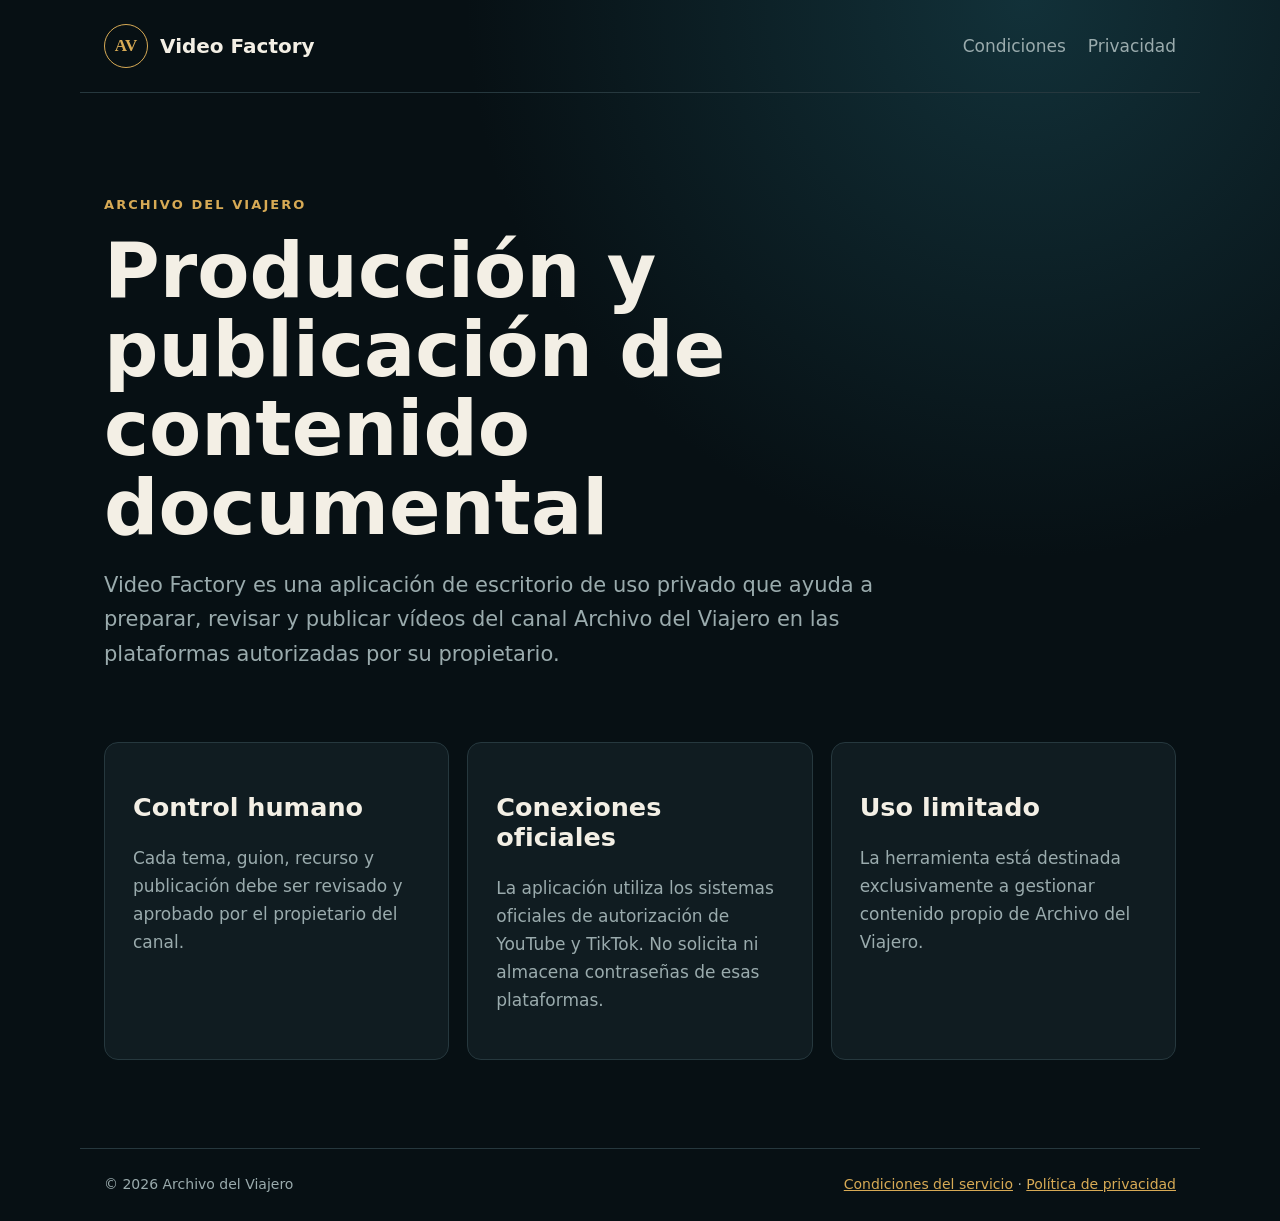
<file: index.html>
<!doctype html>
<html lang="es">
<head>
  <meta charset="utf-8"><meta name="viewport" content="width=device-width,initial-scale=1">
  <title>Video Factory - Archivo del Viajero</title>
  <meta name="description" content="Aplicación de escritorio para preparar y publicar vídeos del canal Archivo del Viajero.">
  <link rel="stylesheet" href="styles.css">
</head>
<body>
  <header><a class="brand" href="index.html"><span>AV</span><b>Video Factory</b></a><nav><a href="terms.html">Condiciones</a><a href="privacy.html">Privacidad</a></nav></header>
  <main>
    <section class="hero"><p class="eyebrow">ARCHIVO DEL VIAJERO</p><h1>Producción y publicación de contenido documental</h1><p>Video Factory es una aplicación de escritorio de uso privado que ayuda a preparar, revisar y publicar vídeos del canal Archivo del Viajero en las plataformas autorizadas por su propietario.</p></section>
    <section class="grid">
      <article><h2>Control humano</h2><p>Cada tema, guion, recurso y publicación debe ser revisado y aprobado por el propietario del canal.</p></article>
      <article><h2>Conexiones oficiales</h2><p>La aplicación utiliza los sistemas oficiales de autorización de YouTube y TikTok. No solicita ni almacena contraseñas de esas plataformas.</p></article>
      <article><h2>Uso limitado</h2><p>La herramienta está destinada exclusivamente a gestionar contenido propio de Archivo del Viajero.</p></article>
    </section>
  </main>
  <footer><span>© 2026 Archivo del Viajero</span><span><a href="terms.html">Condiciones del servicio</a> · <a href="privacy.html">Política de privacidad</a></span></footer>
</body></html>
</file>
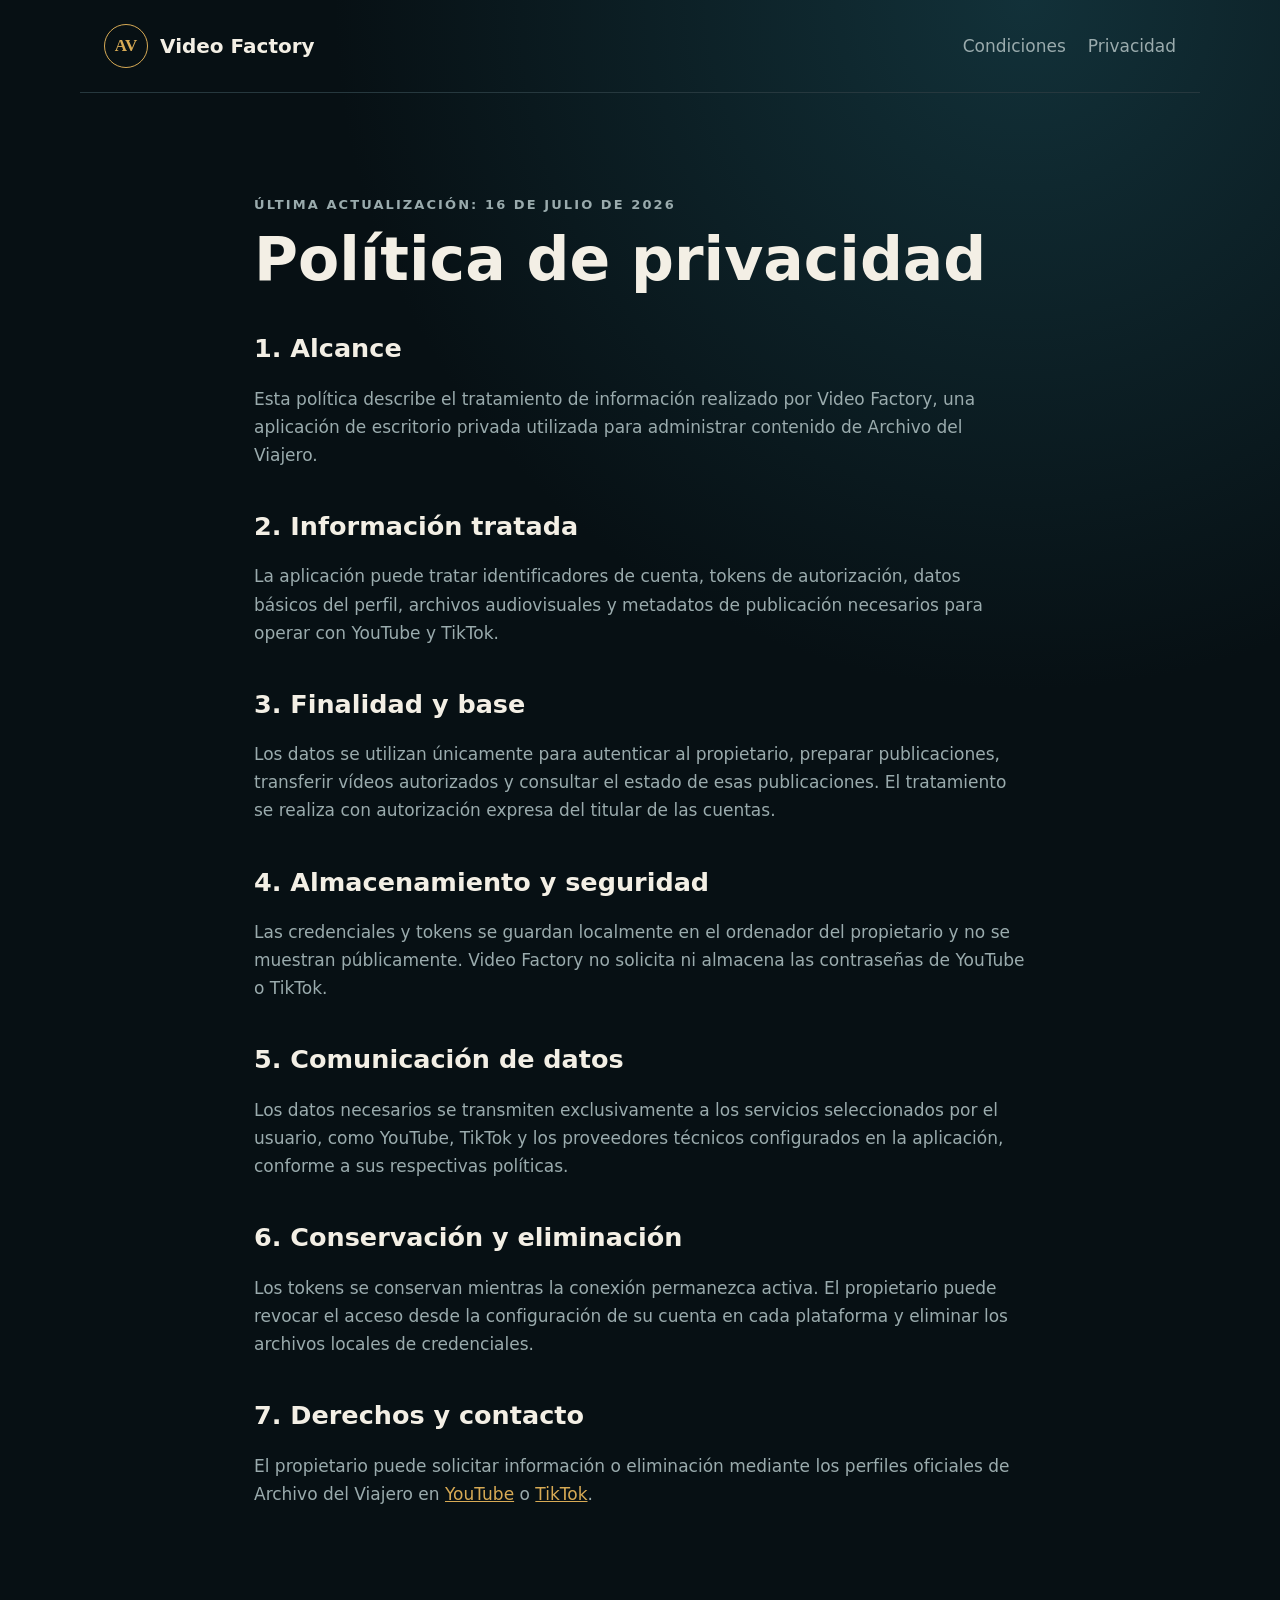
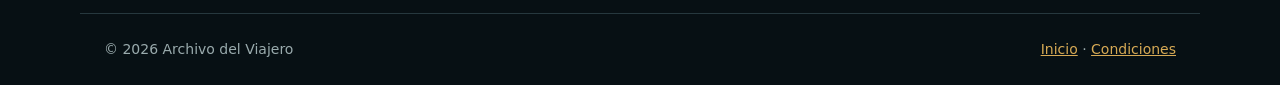
<file: privacy.html>
<!doctype html>
<html lang="es"><head><meta charset="utf-8"><meta name="viewport" content="width=device-width,initial-scale=1"><title>Política de privacidad - Video Factory</title><link rel="stylesheet" href="styles.css"></head>
<body><header><a class="brand" href="index.html"><span>AV</span><b>Video Factory</b></a><nav><a href="terms.html">Condiciones</a><a href="privacy.html">Privacidad</a></nav></header>
<main class="legal"><p class="eyebrow">ÚLTIMA ACTUALIZACIÓN: 16 DE JULIO DE 2026</p><h1>Política de privacidad</h1>
<h2>1. Alcance</h2><p>Esta política describe el tratamiento de información realizado por Video Factory, una aplicación de escritorio privada utilizada para administrar contenido de Archivo del Viajero.</p>
<h2>2. Información tratada</h2><p>La aplicación puede tratar identificadores de cuenta, tokens de autorización, datos básicos del perfil, archivos audiovisuales y metadatos de publicación necesarios para operar con YouTube y TikTok.</p>
<h2>3. Finalidad y base</h2><p>Los datos se utilizan únicamente para autenticar al propietario, preparar publicaciones, transferir vídeos autorizados y consultar el estado de esas publicaciones. El tratamiento se realiza con autorización expresa del titular de las cuentas.</p>
<h2>4. Almacenamiento y seguridad</h2><p>Las credenciales y tokens se guardan localmente en el ordenador del propietario y no se muestran públicamente. Video Factory no solicita ni almacena las contraseñas de YouTube o TikTok.</p>
<h2>5. Comunicación de datos</h2><p>Los datos necesarios se transmiten exclusivamente a los servicios seleccionados por el usuario, como YouTube, TikTok y los proveedores técnicos configurados en la aplicación, conforme a sus respectivas políticas.</p>
<h2>6. Conservación y eliminación</h2><p>Los tokens se conservan mientras la conexión permanezca activa. El propietario puede revocar el acceso desde la configuración de su cuenta en cada plataforma y eliminar los archivos locales de credenciales.</p>
<h2>7. Derechos y contacto</h2><p>El propietario puede solicitar información o eliminación mediante los perfiles oficiales de Archivo del Viajero en <a href="https://www.youtube.com/@Archivodelviajero">YouTube</a> o <a href="https://www.tiktok.com/@archivo_del_viajero">TikTok</a>.</p>
</main><footer><span>© 2026 Archivo del Viajero</span><span><a href="index.html">Inicio</a> · <a href="terms.html">Condiciones</a></span></footer></body></html>
</file>
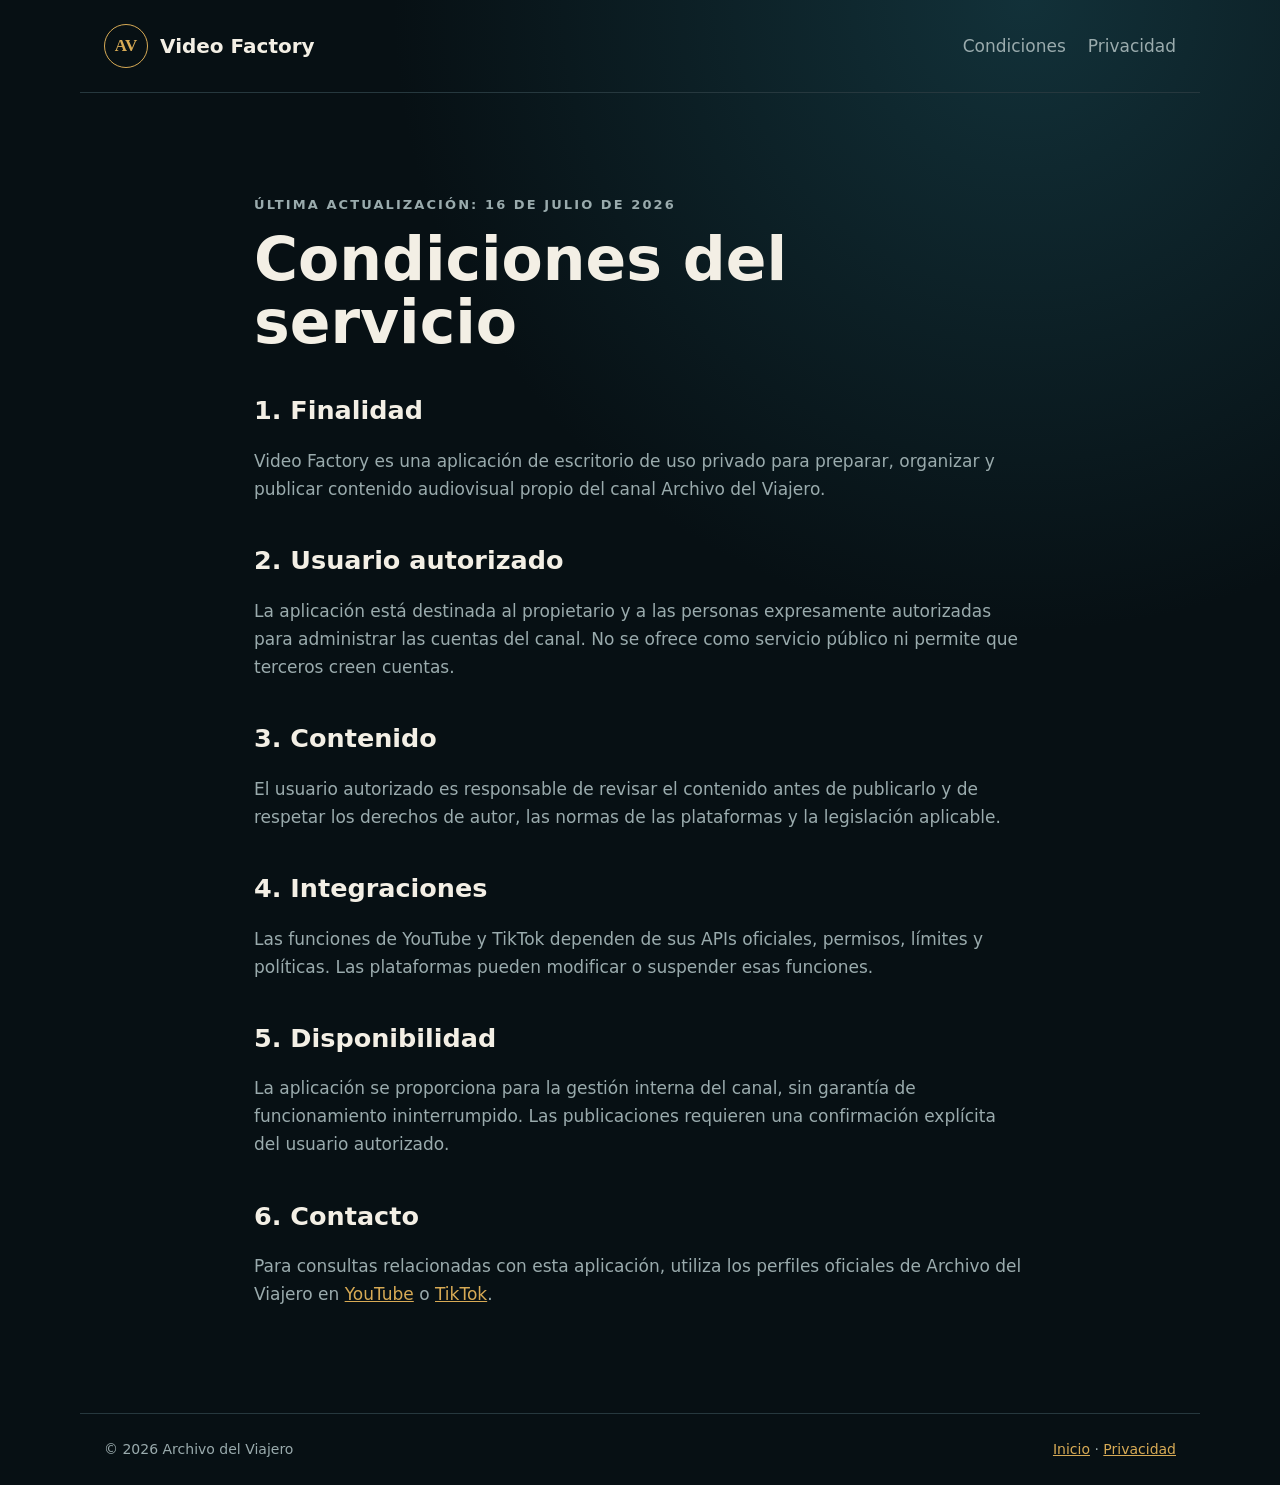
<file: terms.html>
<!doctype html>
<html lang="es"><head><meta charset="utf-8"><meta name="viewport" content="width=device-width,initial-scale=1"><title>Condiciones del servicio - Video Factory</title><link rel="stylesheet" href="styles.css"></head>
<body><header><a class="brand" href="index.html"><span>AV</span><b>Video Factory</b></a><nav><a href="terms.html">Condiciones</a><a href="privacy.html">Privacidad</a></nav></header>
<main class="legal"><p class="eyebrow">ÚLTIMA ACTUALIZACIÓN: 16 DE JULIO DE 2026</p><h1>Condiciones del servicio</h1>
<h2>1. Finalidad</h2><p>Video Factory es una aplicación de escritorio de uso privado para preparar, organizar y publicar contenido audiovisual propio del canal Archivo del Viajero.</p>
<h2>2. Usuario autorizado</h2><p>La aplicación está destinada al propietario y a las personas expresamente autorizadas para administrar las cuentas del canal. No se ofrece como servicio público ni permite que terceros creen cuentas.</p>
<h2>3. Contenido</h2><p>El usuario autorizado es responsable de revisar el contenido antes de publicarlo y de respetar los derechos de autor, las normas de las plataformas y la legislación aplicable.</p>
<h2>4. Integraciones</h2><p>Las funciones de YouTube y TikTok dependen de sus APIs oficiales, permisos, límites y políticas. Las plataformas pueden modificar o suspender esas funciones.</p>
<h2>5. Disponibilidad</h2><p>La aplicación se proporciona para la gestión interna del canal, sin garantía de funcionamiento ininterrumpido. Las publicaciones requieren una confirmación explícita del usuario autorizado.</p>
<h2>6. Contacto</h2><p>Para consultas relacionadas con esta aplicación, utiliza los perfiles oficiales de Archivo del Viajero en <a href="https://www.youtube.com/@Archivodelviajero">YouTube</a> o <a href="https://www.tiktok.com/@archivo_del_viajero">TikTok</a>.</p>
</main><footer><span>© 2026 Archivo del Viajero</span><span><a href="index.html">Inicio</a> · <a href="privacy.html">Privacidad</a></span></footer></body></html>
</file>
<file: styles.css>
:root{color-scheme:dark;--bg:#071014;--panel:#101c21;--text:#f3efe5;--muted:#9aabad;--gold:#d7aa55;--line:#26383e}*{box-sizing:border-box}body{margin:0;background:radial-gradient(circle at 80% 0,#123139 0,transparent 35%),var(--bg);color:var(--text);font:17px/1.65 system-ui,-apple-system,sans-serif}a{color:var(--gold)}header,footer{max-width:1120px;margin:auto;padding:24px;display:flex;justify-content:space-between;align-items:center;border-color:var(--line)}header{border-bottom:1px solid var(--line)}footer{border-top:1px solid var(--line);color:var(--muted);font-size:14px}.brand{display:flex;align-items:center;gap:12px;color:var(--text);text-decoration:none}.brand span{display:grid;place-items:center;width:44px;height:44px;border:1px solid var(--gold);border-radius:50%;color:var(--gold);font-family:Georgia,serif;font-weight:bold}.brand b{font-size:20px}nav{display:flex;gap:22px}nav a{text-decoration:none;color:var(--muted)}main{max-width:1120px;margin:auto;padding:88px 24px}.hero{max-width:850px}.eyebrow{color:var(--gold);font-size:13px;font-weight:800;letter-spacing:.16em}h1{font-size:clamp(42px,7vw,76px);line-height:1.04;margin:.2em 0}h2{line-height:1.2}.hero>p:last-child{color:var(--muted);font-size:21px}.grid{display:grid;grid-template-columns:repeat(3,1fr);gap:18px;margin-top:70px}.grid article{padding:28px;background:var(--panel);border:1px solid var(--line);border-radius:14px}.grid p,.legal p{color:var(--muted)}.legal{max-width:820px}.legal h1{font-size:clamp(38px,6vw,60px)}.legal h2{margin-top:42px}@media(max-width:720px){header,footer{align-items:flex-start;gap:20px;flex-direction:column}.grid{grid-template-columns:1fr}main{padding-top:55px}nav{flex-wrap:wrap}}
</file>
